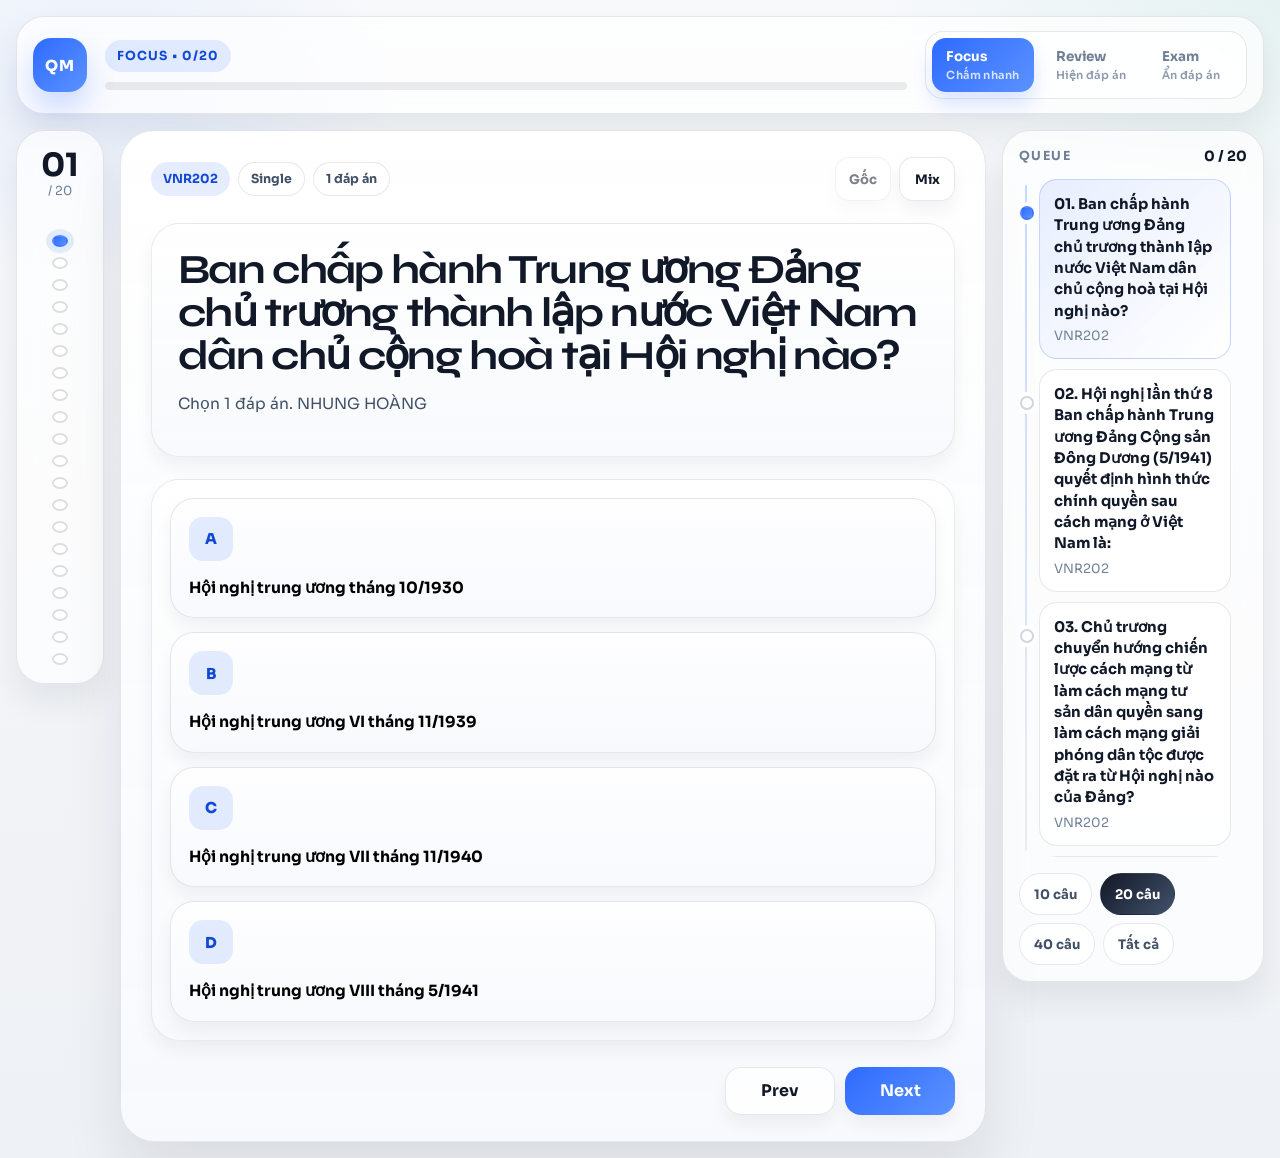
<file: index.html>
<!DOCTYPE html>
<html lang="vi">
<head>
  <meta charset="utf-8" />
  <meta name="viewport" content="width=device-width,initial-scale=1" />
  <meta name="theme-color" content="#eef1f5" />
  <title>QuizMaker Focus Canvas</title>
  <link rel="preconnect" href="https://fonts.googleapis.com" />
  <link rel="preconnect" href="https://fonts.gstatic.com" crossorigin />
  <link
    rel="stylesheet"
    href="https://fonts.googleapis.com/css2?family=Sora:wght@400;500;600;700;800&family=Syne:wght@500;600;700;800&display=swap"
  />
  <link rel="stylesheet" href="styles.css" />
  <script defer src="quiz-parser.js"></script>
  <script defer src="app.js"></script>
</head>
<body>
  <div class="app-shell">
    <input id="fileInput" type="file" accept=".json,.txt,text/plain,application/json" hidden />

    <header class="topbar">
      <button id="btnReload" class="brand-mark" aria-label="QuizMaker" title="Tạo phiên mới, hoặc Shift+Click để nạp file">
        <span>QM</span>
      </button>

      <div class="topbar-center">
        <span id="sessionState" class="status-pill">Focus Session</span>
        <div class="progress-strip" aria-label="Tiến độ phiên học">
          <span id="sessionBar"></span>
        </div>
      </div>

      <div class="topbar-actions">
        <button class="mode-toggle active" data-mode="focus">
          <span>Focus</span>
          <small>Chấm nhanh</small>
        </button>
        <button class="mode-toggle" data-mode="review">
          <span>Review</span>
          <small>Hiện đáp án</small>
        </button>
        <button class="mode-toggle" data-mode="exam">
          <span>Exam</span>
          <small>Ẩn đáp án</small>
        </button>
      </div>
    </header>

    <main class="canvas-layout">
      <aside class="flow-rail" aria-label="Tiến trình">
        <div class="rail-counter">
          <strong id="currentIndex">01</strong>
          <small id="totalCount">/ 04</small>
        </div>

        <div class="rail-progress">
          <span id="railProgressBar"></span>
        </div>

        <div id="railDots" class="rail-dots" aria-label="Điểm câu hỏi"></div>
      </aside>

      <section class="question-stage">
        <div class="stage-head">
          <div class="stage-meta">
            <span id="questionTag" class="micro-pill">Chương 2</span>
            <span id="questionTone" class="micro-pill soft">Medium</span>
            <span id="questionClock" class="micro-pill soft">45s</span>
          </div>

          <div class="stage-actions">
            <button id="btnRestoreOrder" class="ghost-icon" title="Khôi phục thứ tự gốc">Gốc</button>
            <button id="btnShuffle" class="ghost-icon" title="Đảo thứ tự câu hỏi">Mix</button>
          </div>
        </div>

        <div class="stage-body">
          <section class="question-panel" aria-label="Vùng câu hỏi">
            <div class="question-wrap">
              <h1 id="questionTitle">Question canvas sẽ là vùng nhìn mạnh nhất trên màn hình.</h1>
              <p id="focusNote" class="focus-note">Ít chữ phụ, ít panel nổi, ưu tiên nhịp đọc câu hỏi và chọn đáp án.</p>
            </div>
          </section>

          <section class="answer-panel" aria-label="Vùng đáp án">
            <div id="optionGrid" class="option-grid" aria-label="Các lựa chọn"></div>
          </section>
        </div>

        <footer class="stage-dock">
          <div class="dock-actions">
            <button id="btnPrev" class="dock-btn ghost">Prev</button>
            <button id="btnNext" class="dock-btn solid">Next</button>
          </div>
        </footer>
      </section>

      <aside class="queue-panel" aria-label="Queue câu hỏi">
        <div class="queue-head">
          <span class="queue-kicker">Queue</span>
          <span id="queueStat" class="queue-stat">0 / 4</span>
        </div>

        <div id="questionQueue" class="queue-list"></div>

        <div class="preset-panel">
          <button class="preset-chip" data-count="10">10 câu</button>
          <button class="preset-chip active" data-count="20">20 câu</button>
          <button class="preset-chip" data-count="40">40 câu</button>
          <button class="preset-chip" data-count="all">Tất cả</button>
        </div>
      </aside>
    </main>
  </div>
</body>
</html>
</file>
<file: styles.css>
:root {
  --bg: #eef1f5;
  --bg-soft: #f8fafc;
  --surface: rgba(255, 255, 255, 0.8);
  --surface-strong: #ffffff;
  --surface-alt: rgba(245, 247, 251, 0.9);
  --line: rgba(21, 34, 52, 0.1);
  --line-strong: rgba(21, 34, 52, 0.18);
  --text: #111827;
  --text-soft: #415066;
  --muted: #6f7f96;
  --accent: #2e6bff;
  --accent-soft: rgba(46, 107, 255, 0.12);
  --accent-strong: #1149d4;
  --success: #179e7d;
  --success-soft: rgba(23, 158, 125, 0.12);
  --warm: #f09654;
  --warm-soft: rgba(240, 150, 84, 0.14);
  --shadow-lg: 0 34px 60px rgba(17, 24, 39, 0.09);
  --shadow-md: 0 18px 32px rgba(17, 24, 39, 0.07);
  --shadow-sm: 0 10px 18px rgba(17, 24, 39, 0.05);
  --radius-xl: 34px;
  --radius-lg: 26px;
  --radius: 20px;
  --radius-sm: 14px;
}

* {
  box-sizing: border-box;
}

html {
  min-height: 100%;
  scroll-behavior: smooth;
}

body {
  min-height: 100vh;
  margin: 0;
  overflow: auto;
  color: var(--text);
  font-family: "Sora", sans-serif;
  background:
    radial-gradient(520px 320px at 8% 8%, rgba(46, 107, 255, 0.08), transparent 58%),
    radial-gradient(720px 420px at 100% 0%, rgba(23, 158, 125, 0.08), transparent 56%),
    linear-gradient(180deg, #f7f9fb 0%, #eef1f5 100%);
}

button,
input,
select {
  font: inherit;
}

button {
  border: 0;
}

button:focus-visible {
  outline: 0;
  box-shadow: 0 0 0 4px rgba(46, 107, 255, 0.12);
}

h1 {
  margin: 0;
  font-family: "Syne", sans-serif;
  letter-spacing: -0.04em;
}

.app-shell {
  width: min(1480px, calc(100% - 32px));
  min-height: calc(100svh - 32px);
  margin: 16px auto;
  display: grid;
  grid-template-rows: auto auto;
  gap: 16px;
}

.topbar,
.flow-rail,
.question-stage,
.queue-panel {
  border: 1px solid var(--line);
  box-shadow: var(--shadow-md);
  backdrop-filter: blur(12px);
}

.topbar {
  display: grid;
  grid-template-columns: auto minmax(0, 1fr) auto;
  align-items: center;
  gap: 18px;
  padding: 14px 16px;
  border-radius: 28px;
  background: rgba(255, 255, 255, 0.72);
}

.brand-mark {
  display: grid;
  place-items: center;
  width: 54px;
  height: 54px;
  border-radius: 18px;
  color: #ffffff;
  font-size: 0.95rem;
  font-weight: 800;
  letter-spacing: 0.08em;
  cursor: pointer;
  background: linear-gradient(135deg, var(--accent), #5b92ff);
  box-shadow: 0 16px 28px rgba(46, 107, 255, 0.22);
  transition: transform 0.16s ease, box-shadow 0.16s ease;
}

.topbar-center {
  display: grid;
  gap: 10px;
  min-width: 0;
}

.status-pill {
  justify-self: start;
  display: inline-flex;
  align-items: center;
  padding: 8px 12px;
  border-radius: 999px;
  color: var(--accent-strong);
  font-size: 0.78rem;
  font-weight: 700;
  letter-spacing: 0.08em;
  text-transform: uppercase;
  background: var(--accent-soft);
}

.progress-strip {
  position: relative;
  height: 8px;
  overflow: hidden;
  border-radius: 999px;
  background: rgba(17, 24, 39, 0.08);
}

.progress-strip span {
  display: block;
  width: 0%;
  height: 100%;
  border-radius: inherit;
  background: linear-gradient(90deg, var(--accent), #6c8fff);
  transition: width 0.28s ease;
}

.topbar-actions {
  display: inline-flex;
  gap: 8px;
  padding: 6px;
  border: 1px solid var(--line);
  border-radius: 18px;
  background: rgba(255, 255, 255, 0.72);
}

.mode-toggle {
  min-width: 92px;
  display: grid;
  gap: 3px;
  padding: 10px 14px;
  border-radius: 14px;
  cursor: pointer;
  color: var(--muted);
  font-size: 0.84rem;
  font-weight: 700;
  text-align: left;
  background: transparent;
  transition: transform 0.16s ease, background 0.16s ease, color 0.16s ease, box-shadow 0.16s ease;
}

.mode-toggle span {
  font-size: 0.84rem;
  font-weight: 700;
}

.mode-toggle small {
  color: inherit;
  font-size: 0.7rem;
  font-weight: 600;
  letter-spacing: 0.02em;
  opacity: 0.78;
}

.mode-toggle:hover,
.brand-mark:hover,
.ghost-icon:hover,
.dock-btn:hover,
.preset-chip:hover,
.queue-item:hover,
.option-card:hover {
  transform: translateY(-2px);
}

.mode-toggle.active {
  color: #ffffff;
  background: linear-gradient(135deg, var(--accent), #5b92ff);
  box-shadow: 0 12px 20px rgba(46, 107, 255, 0.18);
}

.canvas-layout {
  display: grid;
  grid-template-columns: 88px minmax(0, 1fr) 262px;
  align-items: start;
  gap: 16px;
}

.flow-rail {
  display: grid;
  grid-template-rows: auto minmax(0, 1fr) auto;
  gap: 18px;
  padding: 18px 12px;
  border-radius: 28px;
  background: rgba(255, 255, 255, 0.7);
}

.rail-counter {
  display: grid;
  justify-items: center;
  gap: 2px;
}

.rail-counter strong {
  font-size: 2rem;
  line-height: 1;
}

.rail-counter small {
  color: var(--muted);
  font-size: 0.78rem;
}

.rail-progress {
  position: relative;
  width: 4px;
  min-height: 0;
  justify-self: center;
  overflow: hidden;
  border-radius: 999px;
  background: rgba(17, 24, 39, 0.08);
}

.rail-progress span {
  position: absolute;
  inset: auto 0 0;
  height: 0%;
  border-radius: inherit;
  background: linear-gradient(180deg, var(--accent), var(--success));
  transition: height 0.28s ease;
}

.rail-dots {
  display: grid;
  gap: 10px;
  justify-items: center;
}

.rail-dot {
  width: 12px;
  height: 12px;
  border: 2px solid rgba(17, 24, 39, 0.14);
  border-radius: 50%;
  background: rgba(255, 255, 255, 0.76);
}

.rail-dot.active {
  border-color: transparent;
  background: linear-gradient(135deg, var(--accent), #5b92ff);
  box-shadow: 0 0 0 6px rgba(46, 107, 255, 0.12);
}

.rail-dot.done {
  border-color: transparent;
  background: linear-gradient(135deg, var(--success), #49c4a3);
}

.question-stage {
  --stage-pad-y: 26px;
  --stage-pad-x: 30px;
  --stage-gap: 22px;
  --title-base: 2.85rem;
  --title-line: 1;
  --note-size: 1rem;
  --note-line: 1.55;
  --note-gap: 16px;
  --option-gap: 14px;
  --option-card-gap: 16px;
  --option-card-pad: 18px;
  --option-card-min-height: 96px;
  --option-text-size: 1.06rem;
  --option-text-line: 1.45;
  --option-key-size: 44px;
  min-width: 0;
  display: grid;
  grid-template-rows: auto auto auto;
  gap: var(--stage-gap);
  padding: var(--stage-pad-y) var(--stage-pad-x);
  border-radius: var(--radius-xl);
  background:
    linear-gradient(180deg, rgba(255, 255, 255, 0.98), rgba(247, 249, 252, 0.94)),
    var(--surface-strong);
  box-shadow: var(--shadow-lg);
}

.stage-head {
  display: flex;
  justify-content: space-between;
  align-items: center;
  gap: 14px;
}

.stage-actions {
  display: inline-flex;
  flex-wrap: wrap;
  justify-content: flex-end;
  gap: 8px;
}

.stage-meta {
  display: flex;
  flex-wrap: wrap;
  gap: 8px;
}

.micro-pill {
  display: inline-flex;
  align-items: center;
  padding: 8px 12px;
  border-radius: 999px;
  color: var(--accent-strong);
  font-size: 0.78rem;
  font-weight: 700;
  background: var(--accent-soft);
}

.micro-pill.soft {
  color: var(--text-soft);
  border: 1px solid var(--line);
  background: rgba(255, 255, 255, 0.72);
}

.ghost-icon {
  min-width: 56px;
  min-height: 44px;
  border: 1px solid var(--line);
  border-radius: 14px;
  cursor: pointer;
  color: var(--text);
  font-size: 0.82rem;
  font-weight: 700;
  background: rgba(255, 255, 255, 0.8);
  box-shadow: var(--shadow-sm);
}

.ghost-icon.active {
  color: var(--accent-strong);
  border-color: rgba(46, 107, 255, 0.2);
  background: linear-gradient(135deg, rgba(46, 107, 255, 0.12), rgba(255, 255, 255, 0.86));
}

.question-panel,
.answer-panel {
  min-width: 0;
  border: 1px solid rgba(21, 34, 52, 0.08);
  border-radius: 28px;
  background:
    linear-gradient(180deg, rgba(255, 255, 255, 0.94), rgba(247, 249, 252, 0.92)),
    var(--surface-strong);
  box-shadow: var(--shadow-sm);
}

.question-panel {
  padding: 24px 26px;
}

.answer-panel {
  padding: 18px;
}

.question-wrap {
  min-width: 0;
  max-width: none;
  display: grid;
  align-content: start;
  overflow: visible;
}

.stage-body {
  display: flex;
  flex-direction: column;
  gap: var(--stage-gap);
  min-height: 0;
  overflow: visible;
}

.question-stage h1 {
  max-width: 100%;
  font-size: var(--title-base);
  line-height: var(--title-line);
  overflow-wrap: anywhere;
  word-break: break-word;
  hyphens: auto;
}

.focus-note {
  margin-top: var(--note-gap);
  color: var(--text-soft);
  font-size: var(--note-size);
  line-height: var(--note-line);
  overflow-wrap: anywhere;
  word-break: break-word;
  hyphens: auto;
}

.option-grid {
  min-height: 0;
  display: grid;
  grid-template-columns: 1fr;
  gap: var(--option-gap);
  align-content: start;
  padding: 0;
  border: 0;
  border-radius: 0;
  background: transparent;
  overflow: visible;
}

.option-card {
  min-width: 0;
  display: grid;
  gap: var(--option-card-gap);
  min-height: var(--option-card-min-height);
  padding: var(--option-card-pad);
  border: 1px solid var(--line);
  border-radius: 24px;
  cursor: pointer;
  text-align: left;
  background:
    linear-gradient(180deg, rgba(255, 255, 255, 0.92), rgba(248, 250, 252, 0.92)),
    var(--surface-alt);
  box-shadow: var(--shadow-sm);
  transition: transform 0.18s ease, border-color 0.18s ease, box-shadow 0.18s ease, background 0.18s ease;
}

.option-card.active {
  border-color: rgba(46, 107, 255, 0.26);
  background: linear-gradient(135deg, rgba(46, 107, 255, 0.1), rgba(255, 255, 255, 0.92));
  box-shadow: 0 18px 28px rgba(46, 107, 255, 0.1);
}

.option-card.done {
  border-color: rgba(23, 158, 125, 0.22);
}

.option-card.correct {
  border-color: rgba(23, 158, 125, 0.3);
  background: linear-gradient(135deg, rgba(23, 158, 125, 0.12), rgba(255, 255, 255, 0.92));
}

.option-card.wrong {
  border-color: rgba(240, 150, 84, 0.34);
  background: linear-gradient(135deg, rgba(240, 150, 84, 0.13), rgba(255, 255, 255, 0.92));
}

.option-card.correct .option-key {
  color: #ffffff;
  background: linear-gradient(135deg, var(--success), #49c4a3);
}

.option-card.wrong .option-key {
  color: #ffffff;
  background: linear-gradient(135deg, var(--warm), #f6b06c);
}

.option-key {
  display: grid;
  place-items: center;
  width: var(--option-key-size);
  height: var(--option-key-size);
  border-radius: 14px;
  color: var(--accent-strong);
  font-size: 0.94rem;
  font-weight: 800;
  background: var(--accent-soft);
}

.option-card.active .option-key {
  color: #ffffff;
  background: linear-gradient(135deg, var(--accent), #5b92ff);
}

.option-card strong {
  font-size: var(--option-text-size);
  line-height: var(--option-text-line);
  overflow-wrap: anywhere;
  word-break: break-word;
  hyphens: auto;
}

.stage-dock {
  display: flex;
  justify-content: flex-end;
  align-items: center;
  gap: 16px;
  padding-top: 4px;
}

.dock-actions {
  display: inline-flex;
  gap: 10px;
}

.dock-btn {
  min-width: 110px;
  min-height: 48px;
  padding: 0 18px;
  border-radius: 16px;
  cursor: pointer;
  font-weight: 700;
  box-shadow: var(--shadow-sm);
}

.ghost-icon:disabled,
.dock-btn:disabled {
  opacity: 0.55;
  cursor: not-allowed;
  transform: none;
}

.dock-btn.ghost {
  color: var(--text);
  border: 1px solid var(--line);
  background: rgba(255, 255, 255, 0.78);
}

.dock-btn.solid {
  color: #ffffff;
  background: linear-gradient(135deg, var(--accent), #5b92ff);
}

.queue-panel {
  min-height: 0;
  position: sticky;
  top: 16px;
  display: grid;
  grid-template-rows: auto minmax(0, 1fr) auto;
  gap: 14px;
  height: calc(100svh - 48px);
  max-height: calc(100svh - 48px);
  min-height: 420px;
  overflow: hidden;
  padding: 16px;
  border-radius: 28px;
  background: rgba(255, 255, 255, 0.72);
}

.queue-head {
  display: flex;
  justify-content: space-between;
  align-items: center;
  gap: 10px;
}

.queue-kicker {
  color: var(--muted);
  font-size: 0.78rem;
  font-weight: 700;
  letter-spacing: 0.12em;
  text-transform: uppercase;
}

.queue-stat {
  color: var(--text);
  font-size: 0.88rem;
  font-weight: 700;
}

.queue-list {
  min-height: 0;
  position: relative;
  overflow-x: hidden;
  overflow-y: auto;
  display: grid;
  align-content: start;
  gap: 10px;
  padding-left: 20px;
  padding-right: 6px;
  overscroll-behavior: contain;
  scrollbar-gutter: stable;
  scrollbar-width: thin;
  scrollbar-color: rgba(111, 127, 150, 0.24) transparent;
}

.queue-list::before {
  content: "";
  position: absolute;
  left: 6px;
  top: 6px;
  bottom: 6px;
  width: 2px;
  border-radius: 999px;
  background: linear-gradient(180deg, rgba(46, 107, 255, 0.26), rgba(111, 127, 150, 0.12));
}

.queue-list::-webkit-scrollbar {
  width: 8px;
}

.queue-list::-webkit-scrollbar-thumb {
  border-radius: 999px;
  background: rgba(111, 127, 150, 0.24);
}

.queue-item {
  min-width: 0;
  position: relative;
  display: grid;
  gap: 6px;
  width: 100%;
  padding: 14px;
  border: 1px solid var(--line);
  border-radius: 18px;
  cursor: pointer;
  text-align: left;
  color: var(--text);
  background: rgba(255, 255, 255, 0.78);
}

.queue-item::before {
  content: "";
  position: absolute;
  left: -20px;
  top: 26px;
  width: 10px;
  height: 10px;
  border: 2px solid rgba(111, 127, 150, 0.32);
  border-radius: 50%;
  background: #ffffff;
  box-shadow: 0 0 0 4px rgba(255, 255, 255, 0.95);
}

.queue-item strong {
  font-size: 0.92rem;
  line-height: 1.45;
  overflow-wrap: anywhere;
  word-break: break-word;
  hyphens: auto;
}

.queue-item span {
  color: var(--muted);
  font-size: 0.8rem;
  overflow-wrap: anywhere;
  word-break: break-word;
}

.queue-item.active {
  border-color: rgba(46, 107, 255, 0.24);
  background: linear-gradient(135deg, rgba(46, 107, 255, 0.1), rgba(255, 255, 255, 0.86));
}

.queue-item.active::before {
  border-color: transparent;
  background: linear-gradient(135deg, var(--accent), #5b92ff);
}

.queue-item.done {
  border-color: rgba(23, 158, 125, 0.22);
}

.queue-item.done::before {
  border-color: transparent;
  background: linear-gradient(135deg, var(--success), #49c4a3);
}

.queue-item.right {
  border-color: rgba(23, 158, 125, 0.28);
}

.queue-item.right::before {
  border-color: transparent;
  background: linear-gradient(135deg, var(--success), #49c4a3);
}

.queue-item.wrong {
  border-color: rgba(240, 150, 84, 0.3);
}

.queue-item.wrong::before {
  border-color: transparent;
  background: linear-gradient(135deg, var(--warm), #f6b06c);
}

.queue-item.right span {
  color: var(--success);
}

.queue-item.wrong span {
  color: #b86f31;
}

.preset-panel {
  display: flex;
  flex-wrap: wrap;
  gap: 8px;
  padding-top: 2px;
}

.preset-chip {
  min-height: 42px;
  padding: 0 14px;
  border: 1px solid var(--line);
  border-radius: 999px;
  cursor: pointer;
  color: var(--text-soft);
  font-size: 0.82rem;
  font-weight: 700;
  background: rgba(255, 255, 255, 0.78);
}

.preset-chip.active {
  color: #ffffff;
  border-color: transparent;
  background: linear-gradient(135deg, var(--text), #42526a);
}

body[data-mode="review"] .status-pill {
  color: var(--success);
  background: var(--success-soft);
}

body[data-mode="review"] .mode-toggle.active {
  background: linear-gradient(135deg, var(--success), #41c2a1);
}

body[data-mode="exam"] .status-pill {
  color: #9b5a1d;
  background: var(--warm-soft);
}

body[data-mode="exam"] .mode-toggle.active {
  background: linear-gradient(135deg, var(--warm), #f6b06c);
}

body[data-tone="contrast"] {
  --bg: #e8edf5;
  --surface: rgba(255, 255, 255, 0.88);
  --text: #0a1220;
  --text-soft: #334155;
  --muted: #5b6b82;
  --accent: #1759ff;
  --accent-strong: #0c41c3;
}

body[data-tone="warm"] {
  --bg: #f4ede6;
  --surface: rgba(255, 250, 244, 0.82);
  --surface-strong: #fffaf5;
  --surface-alt: rgba(250, 244, 236, 0.92);
  --accent: #ea7440;
  --accent-strong: #cb5523;
}

body[data-tone="warm"] .option-card.active,
body[data-tone="warm"] .queue-item.active {
  background: linear-gradient(135deg, rgba(234, 116, 64, 0.1), rgba(255, 255, 255, 0.92));
}

@media (max-width: 1180px) {
  .canvas-layout {
    grid-template-columns: 72px minmax(0, 1fr) 228px;
  }

  .question-stage {
    --stage-pad-x: 22px;
  }
}

@media (max-width: 980px) {
  body {
    overflow: hidden;
  }

  .app-shell {
    width: calc(100% - 20px);
    height: calc(100svh - 20px);
    min-height: 0;
    margin: 10px auto;
    gap: 12px;
    overflow: hidden;
  }

  .topbar {
    grid-template-columns: auto minmax(0, 1fr);
    gap: 12px;
    padding: 12px 14px;
  }

  .topbar-actions {
    grid-column: 1 / -1;
    justify-self: stretch;
    width: 100%;
    min-width: 0;
    display: grid;
    grid-template-columns: repeat(3, minmax(0, 1fr));
    gap: 8px;
  }

  .canvas-layout {
    grid-template-columns: 1fr;
    grid-template-rows: auto minmax(0, 1fr) auto;
    min-height: 0;
    gap: 12px;
    overflow: hidden;
  }

  .question-stage {
    --stage-pad-x: 16px;
    --stage-pad-y: 16px;
    --stage-gap: 14px;
    --question-area-max: 44%;
    --title-base: 1.8rem;
    --note-size: 0.88rem;
    --note-line: 1.35;
    --note-gap: 8px;
    --option-gap: 8px;
    --option-card-gap: 10px;
    --option-card-pad: 12px;
    --option-card-min-height: 82px;
    --option-text-size: 0.92rem;
    --option-text-line: 1.3;
    --option-key-size: 30px;
    min-height: 0;
    overflow: hidden;
  }

  .stage-body {
    display: flex;
    flex-direction: column;
    gap: 10px;
    min-height: 0;
    overflow: hidden;
    padding-right: 0;
  }

  .question-panel,
  .answer-panel {
    min-height: 0;
    border-radius: 22px;
  }

  .question-panel {
    padding: 14px;
    flex: 0 1 auto;
    overflow: hidden;
  }

  .answer-panel {
    padding: 12px;
    flex: 1 1 auto;
    overflow: hidden;
  }

  .question-wrap {
    max-width: none;
    max-height: min(var(--question-area-max), 100%);
    overflow: auto;
    padding-right: 6px;
    scrollbar-width: thin;
    scrollbar-color: rgba(111, 127, 150, 0.24) transparent;
  }

  .flow-rail {
    grid-template-columns: auto minmax(0, 1fr);
    grid-template-rows: auto auto;
    gap: 10px 12px;
    align-items: center;
    padding: 14px;
  }

  .rail-counter {
    justify-items: start;
  }

  .rail-progress {
    grid-column: 1 / -1;
    width: 100%;
    height: 4px;
    justify-self: stretch;
  }

  .rail-progress span {
    inset: 0 auto 0 0;
    width: 0%;
    height: 100%;
  }

  .rail-dots {
    grid-column: 1 / -1;
    grid-auto-flow: column;
    gap: 8px;
    overflow: hidden;
    justify-content: start;
  }

  .mode-toggle {
    min-width: 0;
    padding: 10px;
  }

  .mode-toggle small {
    display: none;
  }

  .stage-head {
    gap: 10px;
  }

  .stage-meta {
    gap: 6px;
  }

  .micro-pill {
    padding: 6px 10px;
    font-size: 0.74rem;
  }

  .ghost-icon {
    min-width: 48px;
    min-height: 38px;
    font-size: 0.78rem;
  }

  .question-stage h1 {
    font-size: var(--title-base);
    line-height: 1.08;
  }

  .focus-note {
    font-size: var(--note-size);
    line-height: var(--note-line);
  }

  .option-grid {
    min-height: 0;
    grid-template-columns: 1fr;
    gap: 8px;
    overflow: auto;
    padding-right: 6px;
    scrollbar-width: thin;
    scrollbar-color: rgba(111, 127, 150, 0.24) transparent;
  }

  .option-card {
    min-height: var(--option-card-min-height);
    padding: 12px;
    gap: 10px;
    border-radius: 20px;
  }

  .option-card strong {
    font-size: 0.9rem;
    line-height: 1.3;
  }

  .stage-dock {
    padding-top: 0;
  }

  .dock-actions {
    width: 100%;
    display: grid;
    grid-template-columns: repeat(2, minmax(0, 1fr));
    gap: 8px;
  }

  .dock-btn {
    min-width: 0;
    min-height: 42px;
  }

  .queue-panel {
    position: relative;
    top: auto;
    height: auto;
    max-height: none;
    overflow: visible;
    min-height: auto;
    grid-template-rows: auto auto;
    gap: 10px;
    padding: 14px;
  }

  .queue-list {
    display: none;
  }
}

@media (max-width: 760px) {
  .app-shell {
    width: calc(100% - 12px);
    height: calc(100svh - 12px);
    margin: 6px auto;
    gap: 8px;
  }

  .topbar,
  .flow-rail,
  .queue-panel {
    padding-left: 12px;
    padding-right: 12px;
  }

  .question-stage {
    --stage-pad-x: 12px;
    --stage-pad-y: 12px;
    --stage-gap: 10px;
    --question-area-max: 48%;
    --title-base: 1.5rem;
    --note-size: 0.8rem;
    --note-line: 1.3;
    --option-card-min-height: 76px;
    --option-card-pad: 10px;
    --option-text-size: 0.84rem;
    --option-key-size: 28px;
    overflow: hidden;
    border-radius: 26px;
  }

  .question-panel {
    padding: 12px;
    border-radius: 18px;
  }

  .answer-panel {
    padding: 10px;
    border-radius: 18px;
  }

  .topbar {
    padding-top: 12px;
    padding-bottom: 12px;
    border-radius: 24px;
  }

  .brand-mark {
    width: 44px;
    height: 44px;
    font-size: 0.88rem;
  }

  .status-pill {
    padding: 7px 10px;
    font-size: 0.74rem;
  }

  .topbar-actions {
    gap: 6px;
  }

  .mode-toggle {
    padding: 9px 8px;
  }

  .mode-toggle span {
    font-size: 0.78rem;
  }

  .flow-rail {
    padding-top: 12px;
    padding-bottom: 12px;
    border-radius: 24px;
  }

  .rail-counter strong {
    font-size: 1.75rem;
  }

  .rail-dots {
    display: none;
  }

  .stage-meta {
    gap: 5px;
  }

  .micro-pill {
    padding: 5px 9px;
    font-size: 0.7rem;
  }

  .ghost-icon {
    min-width: 42px;
    min-height: 34px;
    border-radius: 12px;
  }

  .option-card {
    border-radius: 18px;
  }

  .queue-panel {
    padding-top: 12px;
    padding-bottom: 12px;
    border-radius: 24px;
  }

  .preset-chip {
    min-height: 38px;
    padding: 0 12px;
    font-size: 0.78rem;
  }
}
</file>
